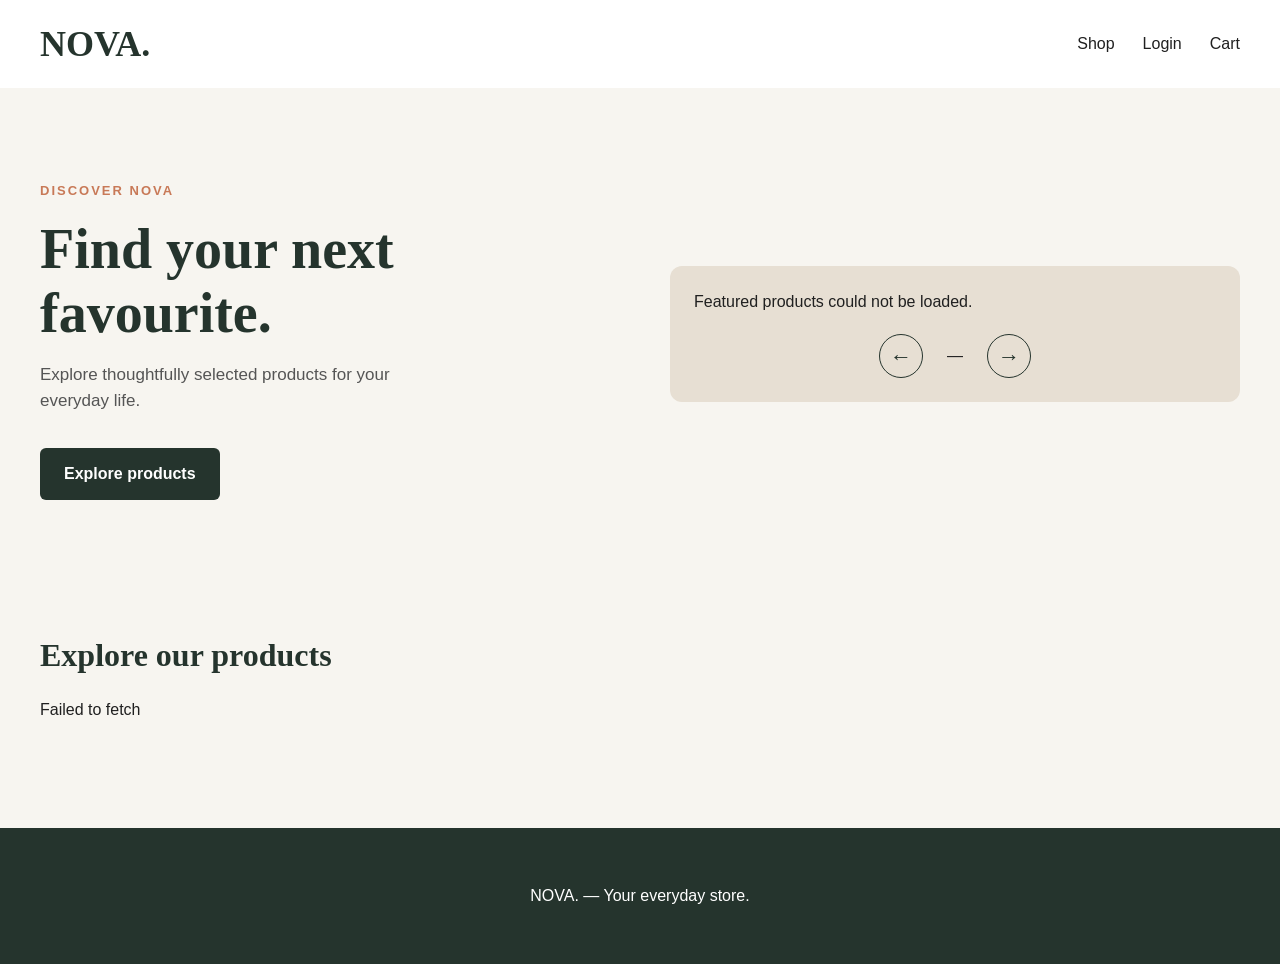
<file: index.html>
<!DOCTYPE html>
<html lang="en">
  <head>
    <meta charset="UTF-8" />
    <meta name="viewport" content="width=device-width, initial-scale=1.0" />
    <meta
      name="description"
      content="Discover thoughtfully selected everyday products at NOVA."
    />
    <title>NOVA | Home</title>
    <link rel="stylesheet" href="./css/style.css" />
    <script type="module" src="./js/main.js"></script>
    <script type="module" src="./js/session.js"></script>
  </head>

  <body>
    <header class="site-header">
      <nav class="container nav" aria-label="Main navigation">
        <a class="logo" href="./index.html">NOVA.</a>

        <div class="nav-links">
          <a href="#products">Shop</a>
          <a href="./account/login.html">Login</a>
          <a href="./cart/index.html">Cart</a>
        </div>
      </nav>
    </header>

    <main>
      <section class="hero container">
        <div class="hero-copy">
          <p class="eyebrow">DISCOVER NOVA</p>
          <h1>Find your next favourite.</h1>
          <p>
            Explore thoughtfully selected products for your
            everyday life.
          </p>
          <a class="btn" href="#products">Explore products</a>
        </div>

        <div class="carousel" aria-label="Featured products">
          <div id="carousel-content">
            <p>Loading featured products...</p>
          </div>

          <div class="carousel-controls">
            <button id="previous" type="button" aria-label="Previous product">
              &#8592;
            </button>

            <span id="carousel-count" aria-live="polite">1 / 3</span>

            <button id="next" type="button" aria-label="Next product">
              &#8594;
            </button>
          </div>
        </div>
      </section>

      <section class="products-section container" id="products">
        <h2>Explore our products</h2>
        <p id="product-status" role="status">Loading products...</p>
        <div id="product-grid" class="product-grid"></div>
      </section>
    </main>

    <footer class="site-footer">
      <div class="container">
        <p>NOVA. — Your everyday store.</p>
      </div>
    </footer>
  </body>
</html>
</file>
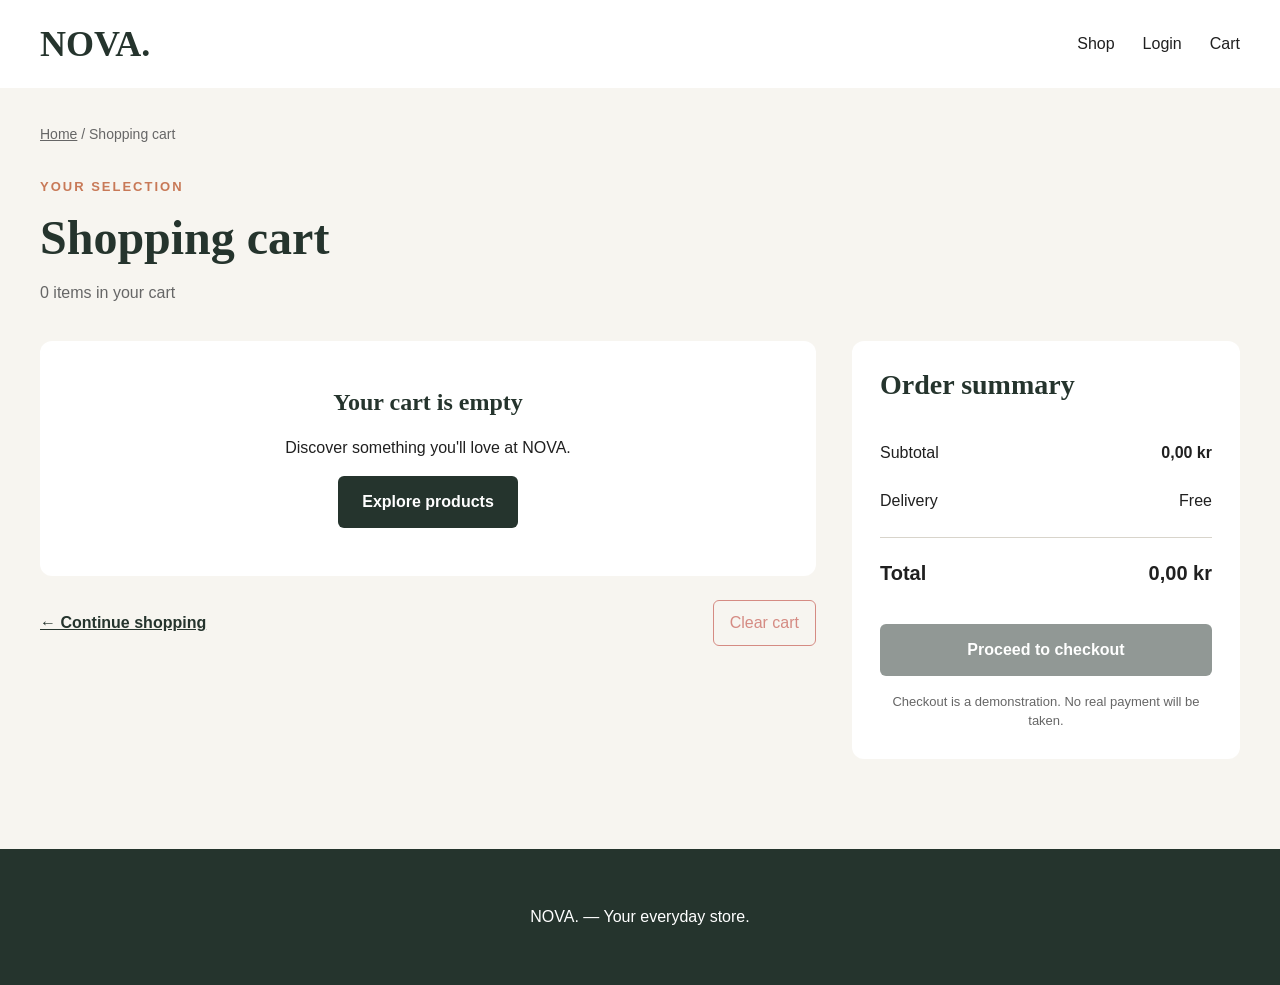
<file: cart/index.html>
<!DOCTYPE html>
<html lang="en">
<head>
  <meta charset="UTF-8" />
  <meta name="viewport" content="width=device-width, initial-scale=1.0" />
  <meta name="description" content="Review your NOVA shopping cart." />
  <title>NOVA | Shopping Cart</title>
  <link rel="stylesheet" href="../css/style.css" />
  <script type="module" src="../js/cart.js"></script>
  <script type="module" src="../js/session.js"></script>
</head>

<body>
  <header class="site-header">
    <nav class="container nav" aria-label="Main navigation">
      <a class="logo" href="../index.html">NOVA.</a>

      <div class="nav-links">
        <a href="../index.html#products">Shop</a>
        <a href="../account/login.html">Login</a>
        <a href="./index.html" aria-current="page">Cart</a>
      </div>
    </nav>
  </header>

  <main class="container cart-page">
    <p class="breadcrumb">
      <a href="../index.html">Home</a> / Shopping cart
    </p>

    <div class="cart-heading">
      <div>
        <p class="eyebrow">YOUR SELECTION</p>
        <h1>Shopping cart</h1>
        <p id="cart-count" aria-live="polite"></p>
      </div>
    </div>

    <p id="cart-message" role="status" aria-live="polite"></p>

    <div class="cart-layout">
      <section aria-labelledby="cart-items-heading">
        <h2 id="cart-items-heading" class="visually-hidden">
          Items in your cart
        </h2>

        <div id="cart-items" class="cart-items"></div>

        <div class="cart-bottom-actions">
          <a href="../index.html#products" class="continue-shopping">
            &#8592; Continue shopping
          </a>

          <button id="clear-cart" class="clear-cart-button" type="button">
            Clear cart
          </button>
        </div>
      </section>

      <aside class="cart-summary" aria-labelledby="summary-heading">
        <h2 id="summary-heading">Order summary</h2>

        <div class="summary-row">
          <span>Subtotal</span>
          <strong id="cart-subtotal">0 kr</strong>
        </div>

        <div class="summary-row">
          <span>Delivery</span>
          <span>Free</span>
        </div>

        <div class="summary-row summary-total">
          <span>Total</span>
          <strong id="cart-total">0 kr</strong>
        </div>

        <a id="checkout-link" class="btn checkout-button"
           href="../checkout/index.html">
          Proceed to checkout
        </a>

        <p class="summary-note">
          Checkout is a demonstration. No real payment will be taken.
        </p>
      </aside>
    </div>
  </main>

  <footer class="site-footer">
    <div class="container">
      <p>NOVA. — Your everyday store.</p>
    </div>
  </footer>
</body>
</html>
</file>
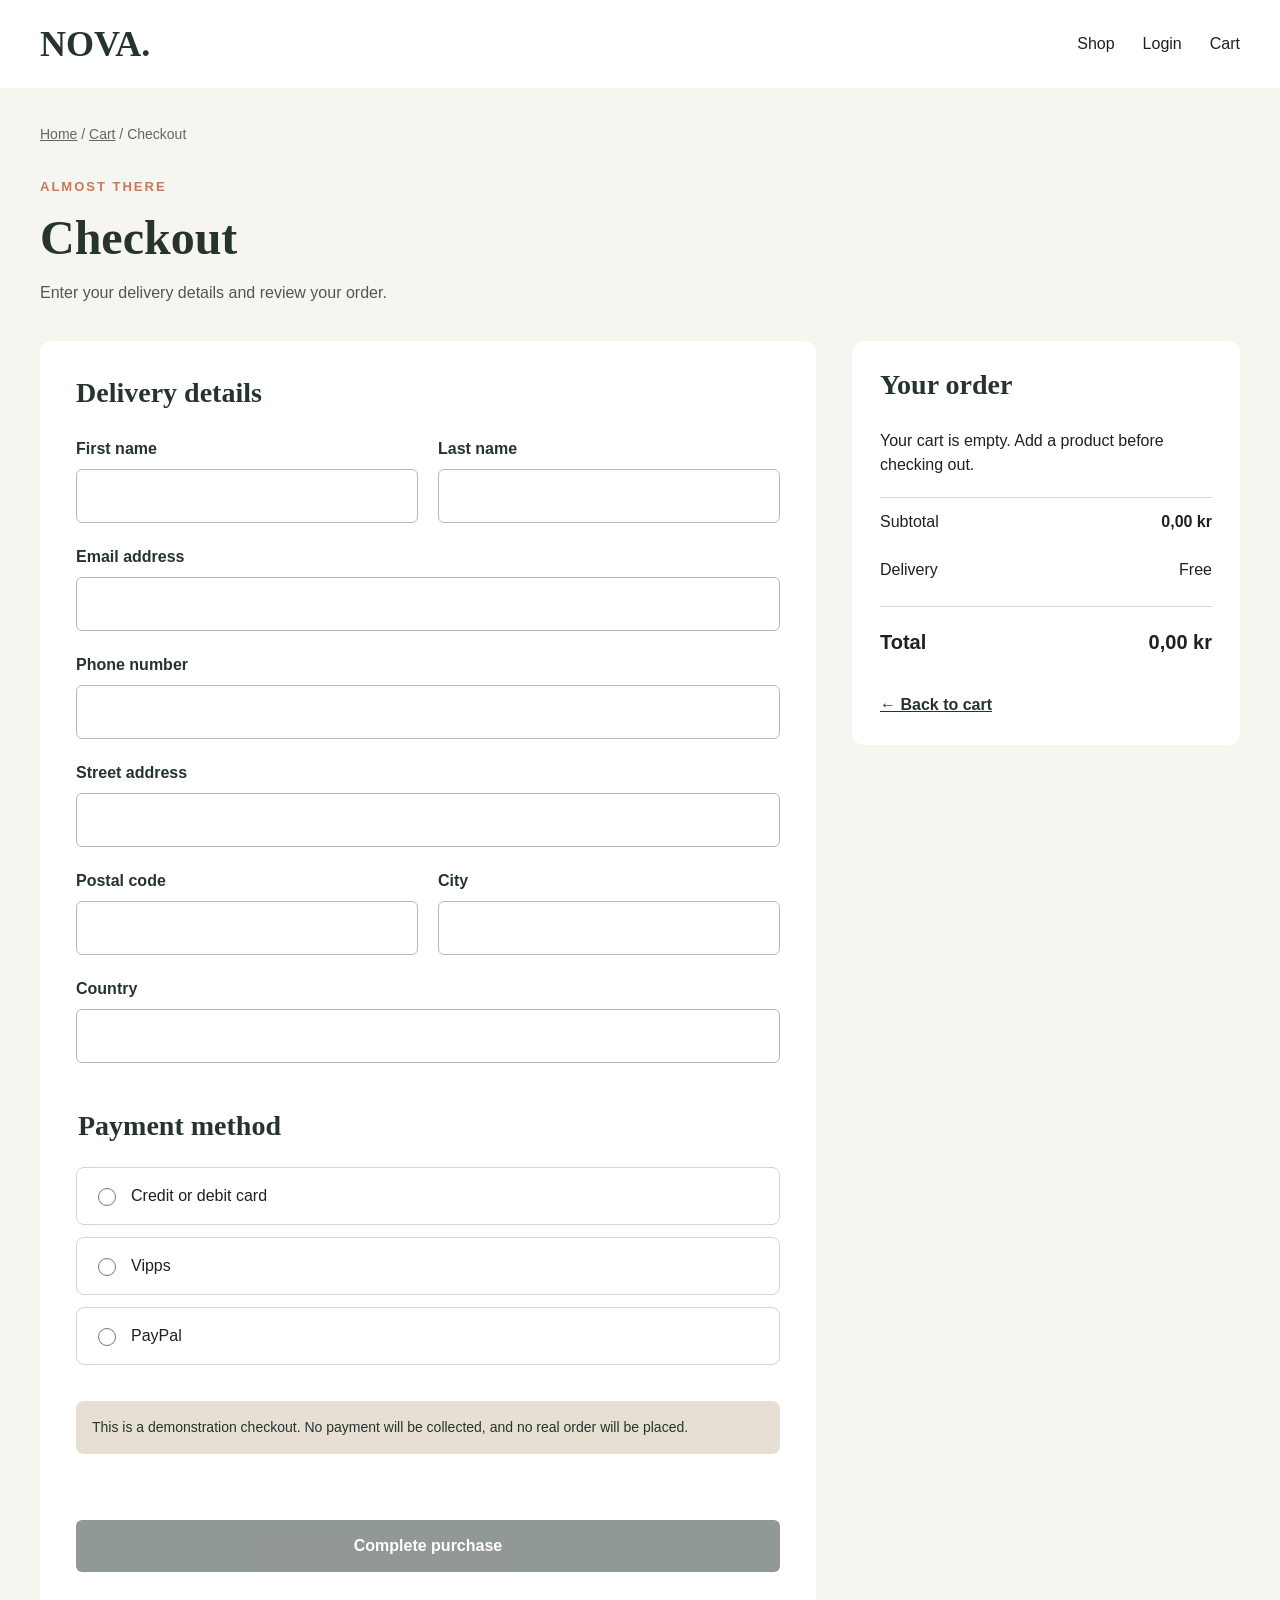
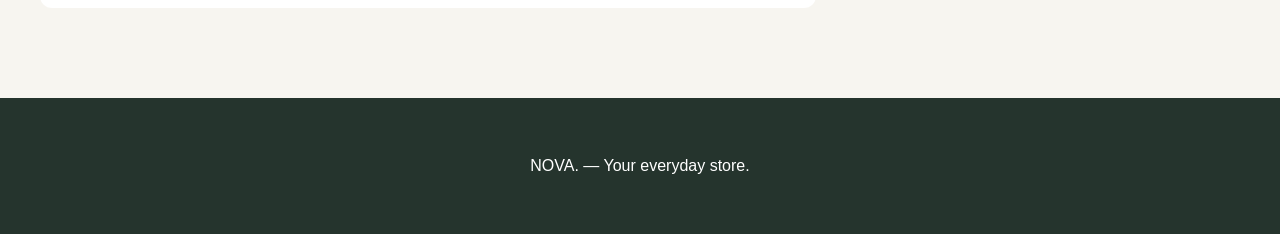
<file: checkout/index.html>
<!DOCTYPE html>
<html lang="en">
<head>
  <meta charset="UTF-8" />
  <meta name="viewport" content="width=device-width, initial-scale=1.0" />
  <meta
    name="description"
    content="Complete your NOVA demonstration checkout."
  />
  <title>NOVA | Checkout</title>
  <link rel="stylesheet" href="../css/style.css" />
  <script type="module" src="../js/checkout.js"></script>
  <script type="module" src="../js/session.js"></script>
</head>

<body>
  <header class="site-header">
    <nav class="container nav" aria-label="Main navigation">
      <a class="logo" href="../index.html">NOVA.</a>

      <div class="nav-links">
        <a href="../index.html#products">Shop</a>
        <a href="../account/login.html">Login</a>
        <a href="../cart/index.html">Cart</a>
      </div>
    </nav>
  </header>

  <main class="container checkout-page">
    <p class="breadcrumb">
      <a href="../index.html">Home</a> /
      <a href="../cart/index.html">Cart</a> /
      Checkout
    </p>

    <div class="checkout-heading">
      <p class="eyebrow">ALMOST THERE</p>
      <h1>Checkout</h1>
      <p>Enter your delivery details and review your order.</p>
    </div>

    <div class="checkout-layout">
      <section class="checkout-form-card" aria-labelledby="delivery-heading">
        <form id="checkout-form" novalidate>
          <h2 id="delivery-heading">Delivery details</h2>

          <div class="checkout-form-grid">
            <div class="form-field">
              <label for="first-name">First name</label>
              <input id="first-name" name="firstName"
                     autocomplete="given-name" required />
            </div>

            <div class="form-field">
              <label for="last-name">Last name</label>
              <input id="last-name" name="lastName"
                     autocomplete="family-name" required />
            </div>

            <div class="form-field checkout-full-width">
              <label for="checkout-email">Email address</label>
              <input id="checkout-email" name="email" type="email"
                     autocomplete="email" required />
            </div>

            <div class="form-field checkout-full-width">
              <label for="phone">Phone number</label>
              <input id="phone" name="phone" type="tel"
                     autocomplete="tel" required />
            </div>

            <div class="form-field checkout-full-width">
              <label for="street">Street address</label>
              <input id="street" name="street"
                     autocomplete="street-address" required />
            </div>

            <div class="form-field">
              <label for="postal-code">Postal code</label>
              <input id="postal-code" name="postalCode"
                     autocomplete="postal-code" required />
            </div>

            <div class="form-field">
              <label for="city">City</label>
              <input id="city" name="city"
                     autocomplete="address-level2" required />
            </div>

            <div class="form-field checkout-full-width">
              <label for="country">Country</label>
              <input id="country" name="country"
                     autocomplete="country-name" required />
            </div>
          </div>

          <fieldset class="payment-fieldset">
            <legend>Payment method</legend>

            <label class="payment-option">
              <input type="radio" name="payment" value="card" required />
              <span>Credit or debit card</span>
            </label>

            <label class="payment-option">
              <input type="radio" name="payment" value="vipps" />
              <span>Vipps</span>
            </label>

            <label class="payment-option">
              <input type="radio" name="payment" value="paypal" />
              <span>PayPal</span>
            </label>
          </fieldset>

          <p class="checkout-disclaimer">
            This is a demonstration checkout. No payment will be
            collected, and no real order will be placed.
          </p>

          <p id="checkout-message" class="auth-message"
             role="status" aria-live="polite"></p>

          <button id="complete-purchase" class="btn checkout-submit"
                  type="submit">
            Complete purchase
          </button>
        </form>
      </section>

      <aside class="cart-summary checkout-summary"
             aria-labelledby="checkout-summary-heading">
        <h2 id="checkout-summary-heading">Your order</h2>

        <div id="checkout-items" class="checkout-items"></div>

        <div class="summary-row">
          <span>Subtotal</span>
          <strong id="checkout-subtotal">0 kr</strong>
        </div>

        <div class="summary-row">
          <span>Delivery</span>
          <span>Free</span>
        </div>

        <div class="summary-row summary-total">
          <span>Total</span>
          <strong id="checkout-total">0 kr</strong>
        </div>

        <a class="continue-shopping" href="../cart/index.html">
          &#8592; Back to cart
        </a>
      </aside>
    </div>
  </main>

  <footer class="site-footer">
    <div class="container">
      <p>NOVA. — Your everyday store.</p>
    </div>
  </footer>
</body>
</html>
</file>
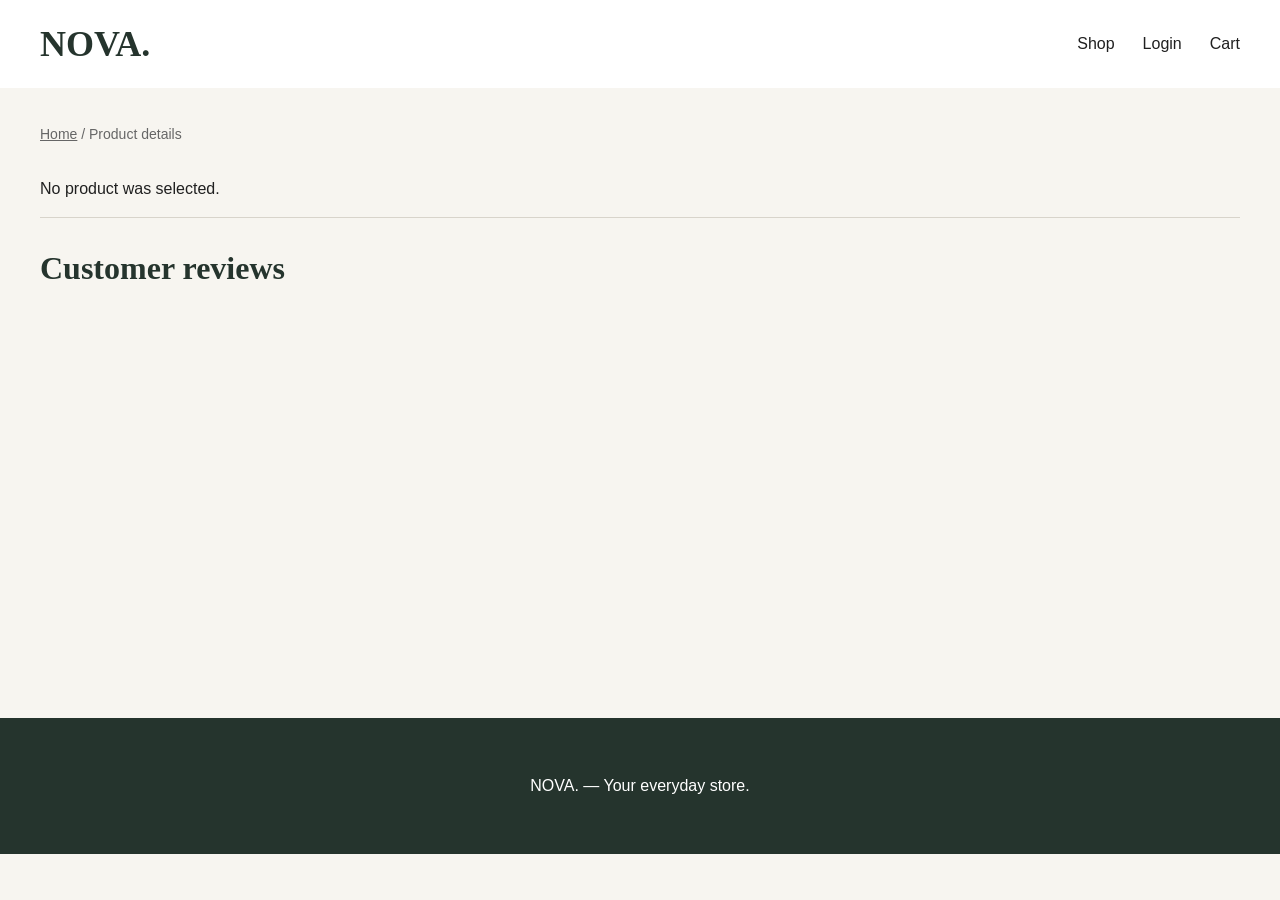
<file: product/index.html>
<!DOCTYPE html>
<html lang="en">
  <head>
    <meta charset="UTF-8" />
    <meta name="viewport" content="width=device-width, initial-scale=1.0" />
    <meta
      name="description"
      content="Explore product details, ratings and reviews at NOVA."
    />
    <title>NOVA | Product Details</title>
    <link rel="stylesheet" href="../css/style.css" />
    <script type="module" src="../js/product.js"></script>
    <script type="module" src="../js/session.js"></script>
  </head>

  <body>
    <header class="site-header">
      <nav class="container nav" aria-label="Main navigation">
        <a class="logo" href="../index.html">NOVA.</a>

        <div class="nav-links">
          <a href="../index.html#products">Shop</a>
          <a href="../account/login.html">Login</a>
          <a href="../cart/index.html">Cart</a>
        </div>
      </nav>
    </header>

    <main class="container product-page">
      <p class="breadcrumb">
        <a href="../index.html">Home</a> / Product details
      </p>

      <p id="product-message" role="status">Loading product...</p>

      <div id="product-details"></div>

      <section class="reviews-section" aria-labelledby="reviews-heading">
        <h2 id="reviews-heading">Customer reviews</h2>
        <div id="product-reviews"></div>
      </section>
    </main>

    <footer class="site-footer">
      <div class="container">
        <p>NOVA. — Your everyday store.</p>
      </div>
    </footer>
  </body>
</html>
</file>
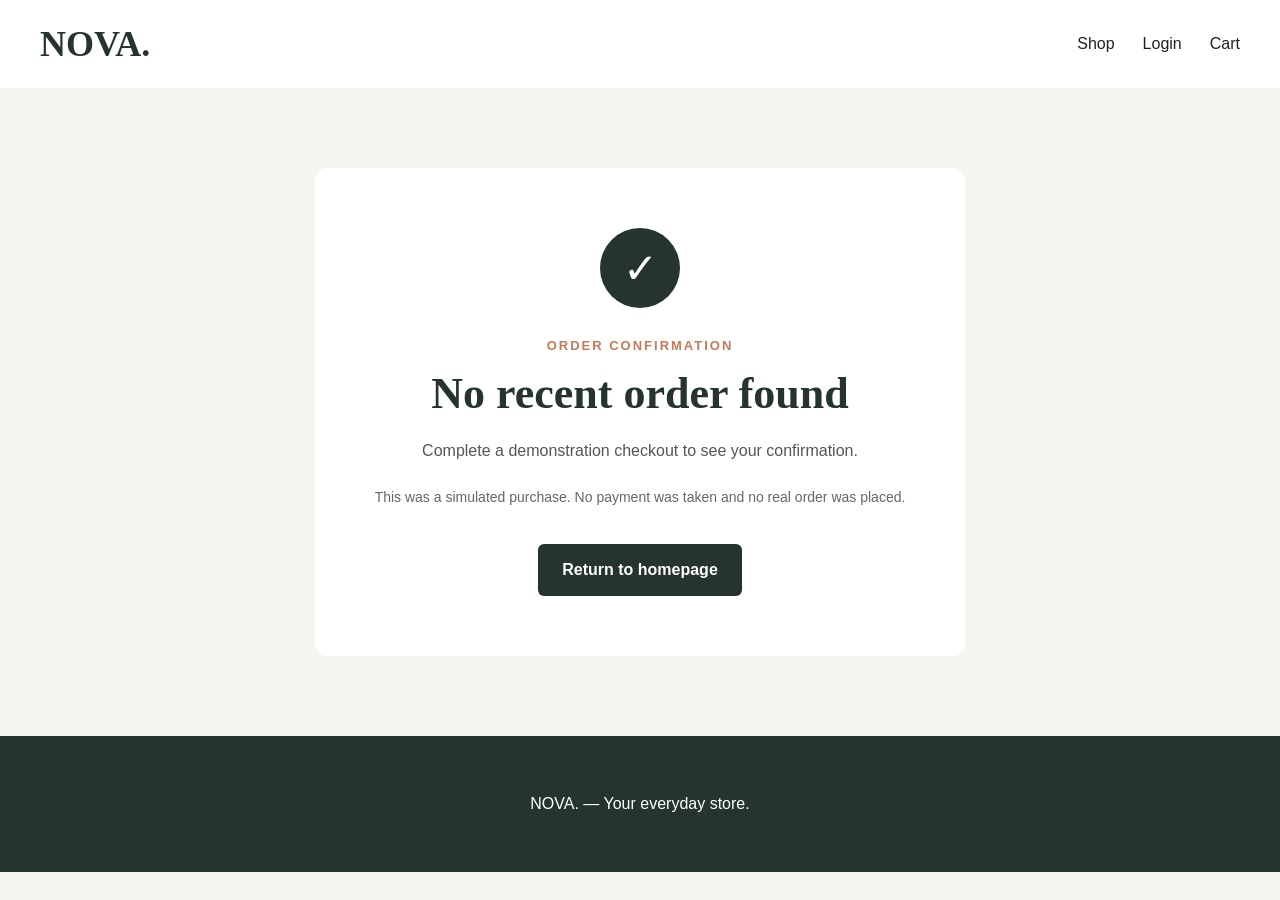
<file: success/index.html>
<!DOCTYPE html>
<html lang="en">
<head>
  <meta charset="UTF-8" />
  <meta name="viewport" content="width=device-width, initial-scale=1.0" />
  <meta
    name="description"
    content="Your NOVA demonstration order is complete."
  />
  <title>NOVA | Order Confirmation</title>
  <link rel="stylesheet" href="../css/style.css" />
  <script type="module" src="../js/session.js"></script>
</head>

<body>
  <header class="site-header">
    <nav class="container nav" aria-label="Main navigation">
      <a class="logo" href="../index.html">NOVA.</a>

      <div class="nav-links">
        <a href="../index.html#products">Shop</a>
        <a href="../account/login.html">Login</a>
        <a href="../cart/index.html">Cart</a>
      </div>
    </nav>
  </header>

  <main class="container success-page">
    <section class="success-card" aria-labelledby="success-heading">
      <div class="success-icon" aria-hidden="true">&#10003;</div>

      <p class="eyebrow">ORDER CONFIRMATION</p>
      <h1 id="success-heading">Thank you for your order!</h1>

      <p id="success-description">
        Your demonstration checkout is complete.
      </p>

      <div id="order-confirmation" class="order-confirmation" hidden>
        <p>
          <strong>Order reference</strong>
          <span id="order-reference"></span>
        </p>
        <p>
          <strong>Items ordered</strong>
          <span id="order-item-count"></span>
        </p>
        <p>
          <strong>Order total</strong>
          <span id="order-total"></span>
        </p>
      </div>

      <p class="success-note">
        This was a simulated purchase. No payment was taken
        and no real order was placed.
      </p>

      <a href="../index.html" class="btn success-home-button">
        Return to homepage
      </a>
    </section>
  </main>

  <footer class="site-footer">
    <div class="container">
      <p>NOVA. — Your everyday store.</p>
    </div>
  </footer>

  <script type="module">
    const savedOrder = sessionStorage.getItem("nova_last_order");

    if (savedOrder) {
      try {
        const order = JSON.parse(savedOrder);

        if (
          typeof order.reference === "string" &&
          typeof order.total === "number" &&
          Number.isFinite(order.total) &&
          Number.isSafeInteger(order.itemCount)
        ) {
          const formatPrice = new Intl.NumberFormat("nb-NO", {
            style: "currency",
            currency: "NOK"
          });

          document.querySelector("#order-reference").textContent =
            order.reference;

          document.querySelector("#order-item-count").textContent =
            String(order.itemCount);

          document.querySelector("#order-total").textContent =
            formatPrice.format(order.total);

          document.querySelector("#order-confirmation").hidden = false;
        }
      } catch {
        // Show the generic confirmation if order data is invalid.
      }
    } else {
      document.querySelector("#success-heading").textContent =
        "No recent order found";

      document.querySelector("#success-description").textContent =
        "Complete a demonstration checkout to see your confirmation.";
    }
  </script>
</body>
</html>
</file>
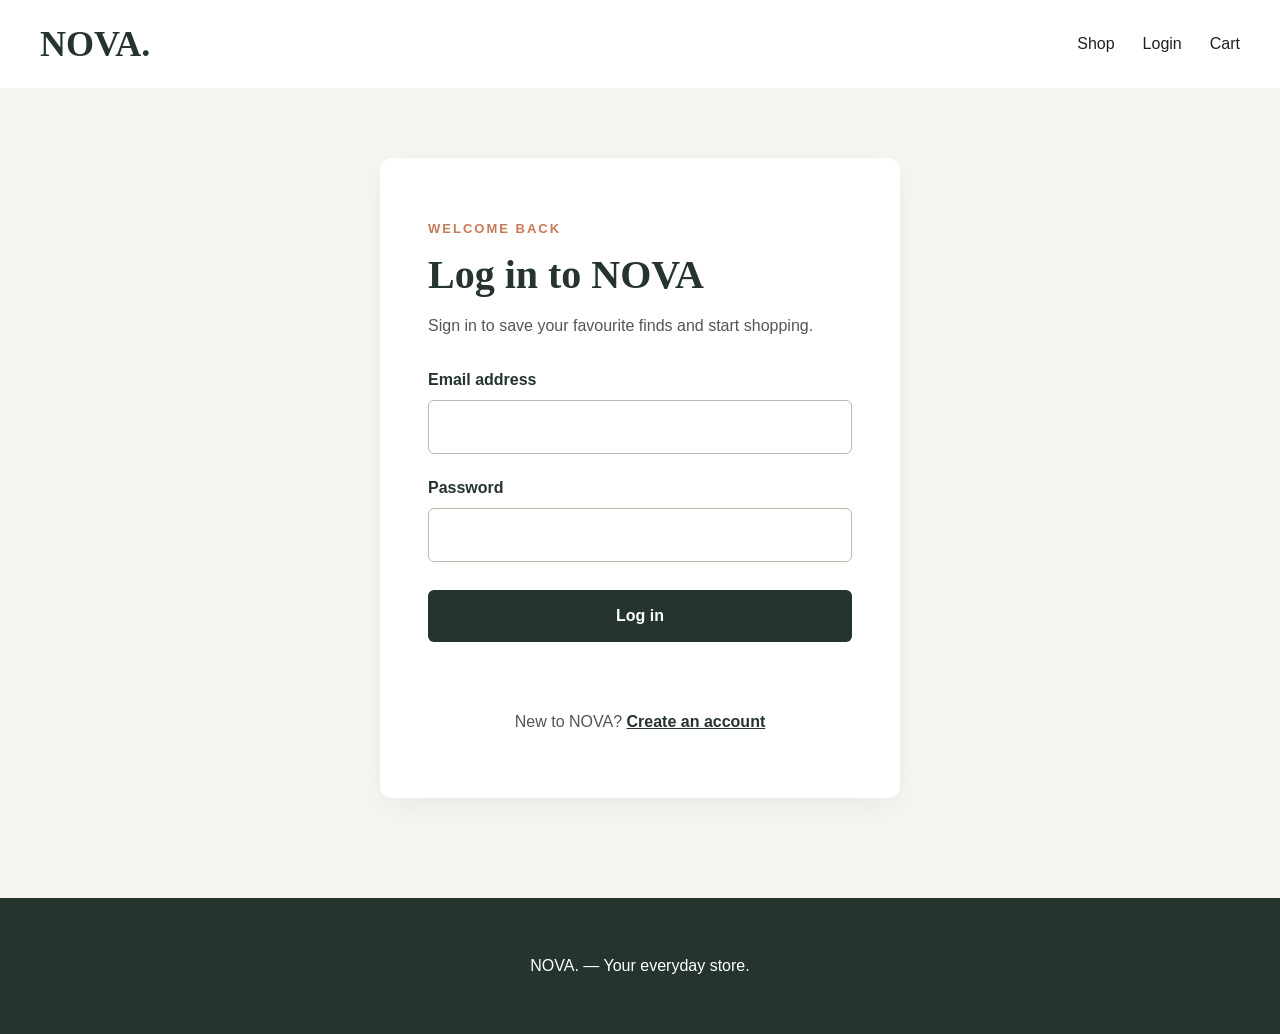
<file: account/login.html>
<!DOCTYPE html>
<html lang="en">
<head>
  <meta charset="UTF-8" />
  <meta name="viewport" content="width=device-width, initial-scale=1.0" />
  <meta name="description" content="Log in to your NOVA account." />
  <title>NOVA | Login</title>
  <link rel="stylesheet" href="../css/style.css" />
  <script type="module" src="../js/auth.js"></script>
  <script type="module" src="../js/session.js"></script>
</head>
<body>
  <header class="site-header">
    <nav class="container nav" aria-label="Main navigation">
      <a class="logo" href="../index.html">NOVA.</a>
      <div class="nav-links">
        <a href="../index.html#products">Shop</a>
        <a href="./login.html">Login</a>
        <a href="../cart/index.html">Cart</a>
      </div>
    </nav>
  </header>

  <main class="auth-page container">
    <section class="auth-card" aria-labelledby="auth-title">
      <p class="eyebrow">WELCOME BACK</p>
      <h1 id="auth-title">Log in to NOVA</h1>
      <p class="auth-intro">
        Sign in to save your favourite finds and start shopping.
      </p>

      <form id="login-form" novalidate>
        <div class="form-field">
          <label for="login-email">Email address</label>
          <input
            type="email"
            id="login-email"
            name="email"
            autocomplete="email"
            required
          />
        </div>

        <div class="form-field">
          <label for="login-password">Password</label>
          <input
            type="password"
            id="login-password"
            name="password"
            autocomplete="current-password"
            minlength="8"
            required
          />
        </div>

        <button class="btn auth-submit" type="submit">
          Log in
        </button>

        <p id="auth-message" class="auth-message" role="status"
           aria-live="polite"></p>
      </form>

      <p class="auth-switch">
        New to NOVA?
        <a href="./register.html">Create an account</a>
      </p>
    </section>
  </main>

  <footer class="site-footer">
    <div class="container">
      <p>NOVA. — Your everyday store.</p>
    </div>
  </footer>
</body>
</html>
</file>
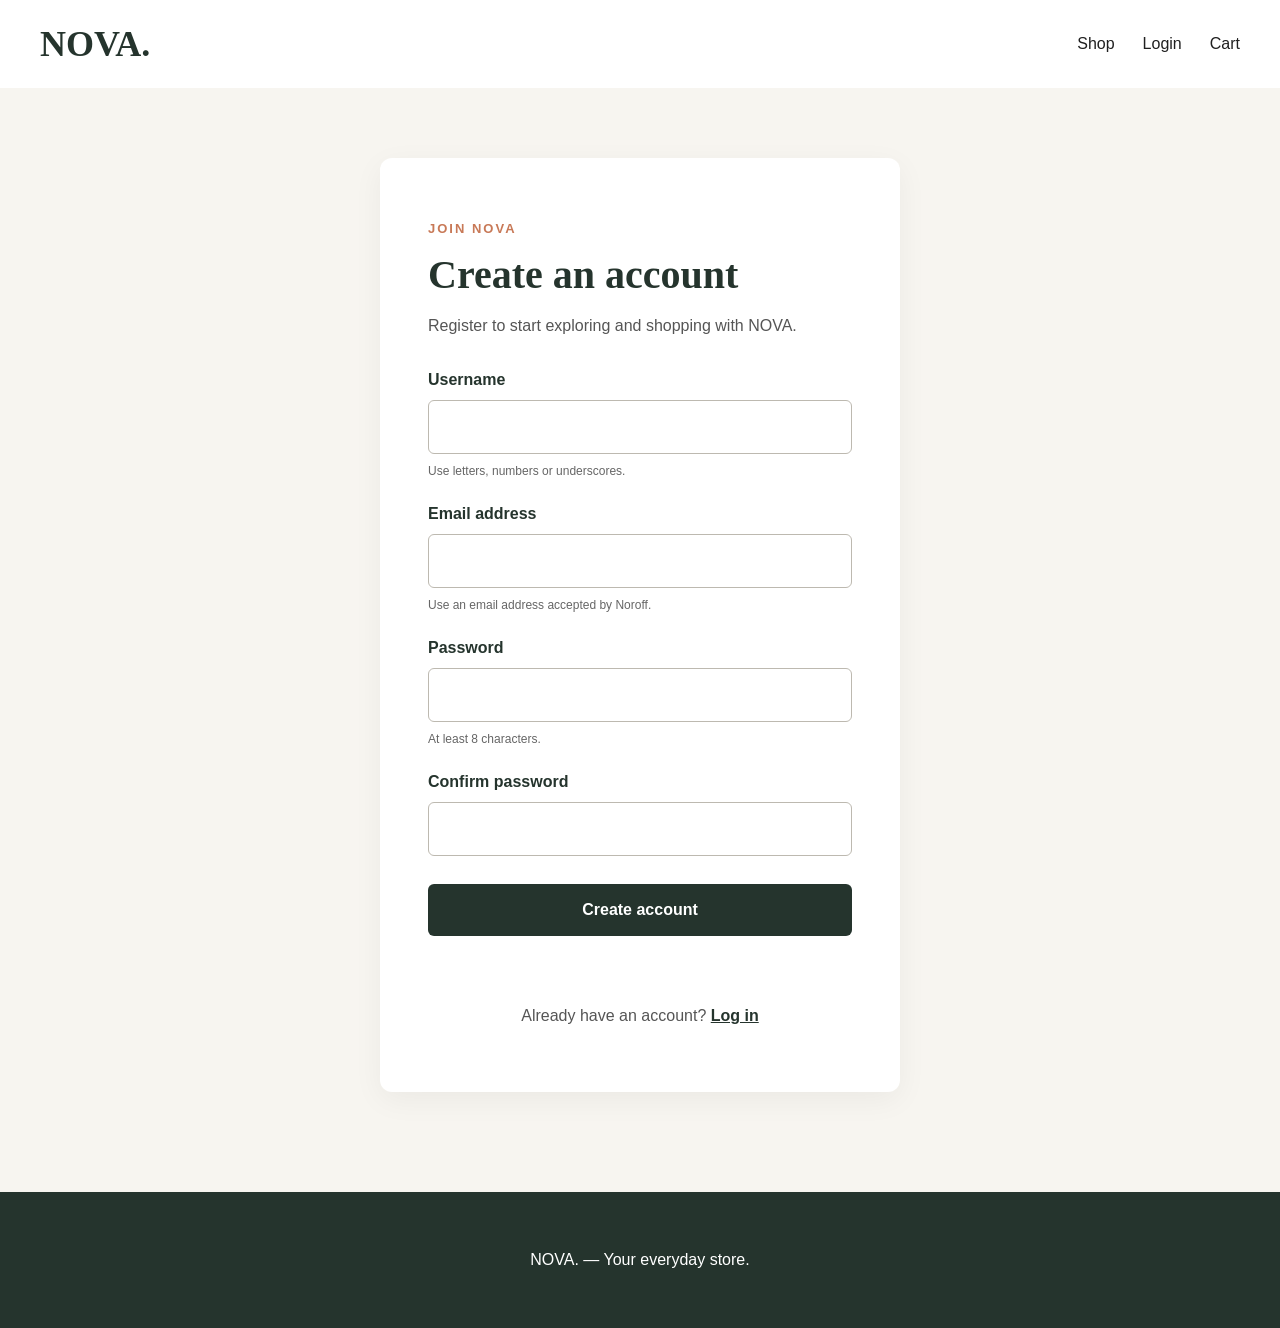
<file: account/register.html>
<!DOCTYPE html>
<html lang="en">
<head>
  <meta charset="UTF-8" />
  <meta name="viewport" content="width=device-width, initial-scale=1.0" />
  <meta name="description" content="Create your NOVA account." />
  <title>NOVA | Register</title>
  <link rel="stylesheet" href="../css/style.css" />
  <script type="module" src="../js/auth.js"></script>
  <script type="module" src="../js/session.js"></script>
</head>
<body>
  <header class="site-header">
    <nav class="container nav" aria-label="Main navigation">
      <a class="logo" href="../index.html">NOVA.</a>
      <div class="nav-links">
        <a href="../index.html#products">Shop</a>
        <a href="./login.html">Login</a>
        <a href="../cart/index.html">Cart</a>
      </div>
    </nav>
  </header>

  <main class="auth-page container">
    <section class="auth-card" aria-labelledby="auth-title">
      <p class="eyebrow">JOIN NOVA</p>
      <h1 id="auth-title">Create an account</h1>
      <p class="auth-intro">
        Register to start exploring and shopping with NOVA.
      </p>

      <form id="register-form" novalidate>
        <div class="form-field">
          <label for="register-name">Username</label>
          <input
            type="text"
            id="register-name"
            name="name"
            autocomplete="username"
            minlength="2"
            required
          />
          <small>Use letters, numbers or underscores.</small>
        </div>

        <div class="form-field">
          <label for="register-email">Email address</label>
          <input
            type="email"
            id="register-email"
            name="email"
            autocomplete="email"
            required
          />
          <small>Use an email address accepted by Noroff.</small>
        </div>

        <div class="form-field">
          <label for="register-password">Password</label>
          <input
            type="password"
            id="register-password"
            name="password"
            autocomplete="new-password"
            minlength="8"
            required
          />
          <small>At least 8 characters.</small>
        </div>

        <div class="form-field">
          <label for="register-confirm">Confirm password</label>
          <input
            type="password"
            id="register-confirm"
            name="confirmPassword"
            autocomplete="new-password"
            minlength="8"
            required
          />
        </div>

        <button class="btn auth-submit" type="submit">
          Create account
        </button>

        <p id="auth-message" class="auth-message" role="status"
           aria-live="polite"></p>
      </form>

      <p class="auth-switch">
        Already have an account?
        <a href="./login.html">Log in</a>
      </p>
    </section>
  </main>

  <footer class="site-footer">
    <div class="container">
      <p>NOVA. — Your everyday store.</p>
    </div>
  </footer>
</body>
</html>
</file>
<file: css/style.css>
:root {
  --cream: #F7F5F0;
  --sand: #E7DFD3;
  --forest: #25342D;
  --terracotta: #C87957;
  --charcoal: #202020;
  --white: #FFFFFF;
}

* {
  box-sizing: border-box;
}

html {
  scroll-behavior: smooth;
}

body {
  margin: 0;
  background: var(--cream);
  color: var(--charcoal);
  font-family: Arial, sans-serif;
  line-height: 1.5;
}

h1, h2, h3 {
  font-family: Georgia, serif;
  color: var(--forest);
  line-height: 1.15;
}

a {
  color: inherit;
}

button {
  cursor: pointer;
  font: inherit;
}

button:disabled {
  cursor: not-allowed;
  opacity: 0.5;
}

.container {
  width: min(1200px, calc(100% - 40px));
  margin-inline: auto;
}

.site-header {
  background: var(--white);
}

.nav {
  min-height: 88px;
  display: flex;
  justify-content: space-between;
  align-items: center;
  gap: 24px;
}

.logo {
  font-family: Georgia, serif;
  font-size: 36px;
  font-weight: bold;
  color: var(--forest);
  text-decoration: none;
}

.nav-links {
  display: flex;
  gap: 28px;
  flex-wrap: wrap;
}

.nav-links a {
  text-decoration: none;
}

.nav-links a:hover,
.nav-links a:focus-visible {
  text-decoration: underline;
}

.hero {
  display: grid;
  grid-template-columns: 1fr 1fr;
  align-items: center;
  gap: 60px;
  padding-block: 80px;
}

.eyebrow {
  color: var(--terracotta);
  font-weight: bold;
  letter-spacing: 2px;
  font-size: 13px;
}

.hero h1 {
  font-size: clamp(36px, 5vw, 56px);
  margin: 16px 0;
}

.hero-copy > p:not(.eyebrow) {
  max-width: 420px;
  color: #555;
  font-size: 17px;
}

.btn {
  display: inline-block;
  padding: 14px 24px;
  border: 0;
  border-radius: 6px;
  background: var(--forest);
  color: var(--white);
  text-decoration: none;
  font-weight: bold;
  text-align: center;
}

.btn:hover {
  background: #394c41;
}

.hero-copy .btn {
  margin-top: 18px;
}

.carousel {
  background: var(--sand);
  padding: 24px;
  border-radius: 12px;
  min-width: 0;
}

.carousel-product {
  animation: fade-in 300ms ease;
}

.carousel-product img {
  width: 100%;
  height: 300px;
  object-fit: cover;
  background: var(--white);
  border-radius: 8px;
}

.carousel-product h2 {
  font-size: 24px;
  margin-bottom: 8px;
}

.price-row {
  display: flex;
  gap: 12px;
  align-items: center;
  flex-wrap: wrap;
  margin: 10px 0 18px;
}

.price {
  font-weight: bold;
  color: var(--forest);
}

.old-price {
  color: #666;
  text-decoration: line-through;
}

.carousel-controls {
  display: flex;
  justify-content: center;
  align-items: center;
  gap: 24px;
  margin-top: 20px;
}

.carousel-controls button {
  width: 44px;
  height: 44px;
  border: 1px solid var(--forest);
  border-radius: 50%;
  background: transparent;
  color: var(--forest);
  font-size: 22px;
}

.carousel-controls button:hover {
  background: var(--forest);
  color: var(--white);
}

.products-section {
  padding-block: 30px 90px;
}

.products-section h2 {
  font-size: 32px;
  margin-bottom: 24px;
}

.product-grid {
  display: grid;
  grid-template-columns: repeat(4, minmax(0, 1fr));
  gap: 24px;
}

.product-card {
  display: block;
  overflow: hidden;
  background: var(--white);
  border-radius: 12px;
  text-decoration: none;
  transition: transform 200ms ease, box-shadow 200ms ease;
}

.product-card:hover {
  transform: translateY(-4px);
  box-shadow: 0 8px 24px rgb(0 0 0 / 10%);
}

.product-card img {
  display: block;
  width: 100%;
  aspect-ratio: 1 / 1;
  object-fit: cover;
  background: var(--sand);
}

.product-card-content {
  padding: 16px;
}

.product-card h3 {
  font-family: Arial, sans-serif;
  font-size: 18px;
  margin: 0 0 12px;
}

.site-footer {
  padding: 40px 0;
  background: var(--forest);
  color: var(--white);
  text-align: center;
}

@keyframes fade-in {
  from {
    opacity: 0;
    transform: translateY(6px);
  }
  to {
    opacity: 1;
    transform: translateY(0);
  }
}

@media (prefers-reduced-motion: reduce) {
  html {
    scroll-behavior: auto;
  }

  .carousel-product,
  .product-card {
    animation: none;
    transition: none;
  }
}

@media (max-width: 900px) {
  .hero {
    grid-template-columns: 1fr;
    gap: 36px;
    padding-block: 48px;
  }

  .product-grid {
    grid-template-columns: repeat(2, minmax(0, 1fr));
    gap: 16px;
  }
}

@media (max-width: 480px) {
  .nav {
    min-height: 72px;
  }

  .logo {
    font-size: 28px;
  }

  .nav-links {
    gap: 12px;
    font-size: 14px;
  }

  .hero h1 {
    font-size: 36px;
  }

  .carousel-product img {
    height: 240px;
  }

  .carousel {
    padding: 16px;
  }

  .product-grid {
    gap: 12px;
  }

  .product-card-content {
    padding: 12px;
  }

  .product-card h3 {
    font-size: 15px;
  }
}

.product-page {
  padding-block: 36px 90px;
  min-height: 70vh;
}

.breadcrumb {
  margin: 0 0 32px;
  color: #666;
  font-size: 14px;
}

.breadcrumb a:hover {
  color: var(--forest);
}

.product-details-layout {
  display: grid;
  grid-template-columns: 1fr 1fr;
  align-items: start;
  gap: 60px;
  margin-bottom: 70px;
}

.product-image {
  display: block;
  width: 100%;
  aspect-ratio: 1 / 1;
  object-fit: contain;
  background: var(--sand);
  border-radius: 12px;
}

.product-info {
  min-width: 0;
}

.product-info h1 {
  font-size: clamp(32px, 4vw, 48px);
  margin: 12px 0 16px;
}

.product-description {
  color: #555;
  margin-block: 24px;
}

.product-rating {
  display: flex;
  align-items: center;
  flex-wrap: wrap;
  gap: 10px;
  margin-top: 12px;
}

.rating-stars {
  color: var(--terracotta);
  letter-spacing: 2px;
}

.product-tags {
  display: flex;
  flex-wrap: wrap;
  gap: 8px;
  margin-top: 20px;
}

.product-tag {
  display: inline-block;
  padding: 6px 12px;
  border-radius: 20px;
  background: var(--sand);
  color: var(--forest);
  font-size: 13px;
}

.product-actions {
  display: flex;
  flex-wrap: wrap;
  gap: 12px;
  margin-top: 28px;
}

.share-button {
  padding: 14px 20px;
  border: 1px solid var(--forest);
  border-radius: 6px;
  background: transparent;
  color: var(--forest);
  font-weight: bold;
}

.share-button:hover {
  background: var(--sand);
}

.product-feedback {
  margin-top: 16px;
  color: var(--forest);
}

.reviews-section {
  border-top: 1px solid #d8d4cb;
  padding-top: 32px;
}

.reviews-section h2 {
  font-size: 32px;
  margin: 0 0 24px;
}

.reviews-list {
  display: grid;
  gap: 16px;
}

.review-card {
  padding: 24px;
  background: var(--white);
  border-radius: 12px;
}

.review-card h3 {
  font-family: Arial, sans-serif;
  font-size: 16px;
  margin: 0 0 8px;
}

.review-card p {
  margin-bottom: 0;
}

@media (max-width: 900px) {
  .product-details-layout {
    grid-template-columns: 1fr;
    gap: 28px;
  }
}

@media (max-width: 480px) {
  .product-page {
    padding-block: 24px 60px;
  }

  .product-info h1 {
    font-size: 32px;
  }

  .product-actions .btn {
    flex: 1;
  }

  .reviews-section h2 {
    font-size: 28px;
  }
}

.auth-page {
  min-height: 70vh;
  display: flex;
  justify-content: center;
  align-items: flex-start;
  padding-block: 70px 100px;
}

.auth-card {
  width: 100%;
  max-width: 520px;
  padding: 48px;
  background: var(--white);
  border-radius: 12px;
  box-shadow: 0 8px 30px rgb(0 0 0 / 5%);
}

.auth-card h1 {
  font-size: 40px;
  margin: 12px 0;
}

.auth-intro {
  color: #555;
  margin-bottom: 30px;
}

.form-field {
  display: flex;
  flex-direction: column;
  gap: 8px;
  margin-bottom: 22px;
}

.form-field label {
  font-weight: bold;
  color: var(--forest);
}

.form-field input {
  width: 100%;
  padding: 14px 16px;
  border: 1px solid #bdb9b0;
  border-radius: 6px;
  background: var(--white);
  color: var(--charcoal);
  font: inherit;
}

.form-field input:focus-visible {
  outline: 2px solid var(--forest);
  outline-offset: 2px;
}

.form-field input[aria-invalid="true"] {
  border-color: #B42318;
}

.form-field small {
  color: #666;
  font-size: 12px;
}

.auth-submit {
  width: 100%;
  margin-top: 6px;
}

.auth-message {
  min-height: 24px;
  margin-top: 16px;
  font-size: 14px;
}

.auth-message.error {
  color: #B42318;
}

.auth-message.success {
  color: var(--forest);
}

.auth-switch {
  text-align: center;
  margin-top: 28px;
  color: #555;
}

.auth-switch a {
  color: var(--forest);
  font-weight: bold;
}

@media (max-width: 600px) {
  .auth-page {
    padding-block: 32px 60px;
  }

  .auth-card {
    padding: 28px 20px;
  }

  .auth-card h1 {
    font-size: 32px;
  }
}

.visually-hidden {
  position: absolute;
  width: 1px;
  height: 1px;
  padding: 0;
  margin: -1px;
  overflow: hidden;
  clip: rect(0, 0, 0, 0);
  white-space: nowrap;
  border: 0;
}

.cart-page {
  min-height: 70vh;
  padding-block: 36px 90px;
}

.cart-heading {
  margin-bottom: 36px;
}

.cart-heading h1 {
  font-size: clamp(36px, 4vw, 48px);
  margin: 12px 0;
}

#cart-count {
  color: #666;
}

.cart-layout {
  display: grid;
  grid-template-columns: minmax(0, 1fr) 388px;
  align-items: start;
  gap: 36px;
}

.cart-items {
  display: grid;
  gap: 16px;
}

.cart-item {
  display: grid;
  grid-template-columns: 140px minmax(0, 1fr);
  gap: 24px;
  padding: 20px;
  border-radius: 12px;
  background: var(--white);
}

.cart-item-image {
  width: 100%;
  aspect-ratio: 1 / 1;
  object-fit: cover;
  border-radius: 8px;
  background: var(--sand);
}

.cart-item-info {
  min-width: 0;
}

.cart-item-info h3 {
  margin: 0 0 8px;
  font-family: Arial, sans-serif;
  font-size: 20px;
}

.cart-item-info h3 a {
  color: var(--forest);
  text-decoration: none;
}

.cart-item-info h3 a:hover {
  text-decoration: underline;
}

.cart-item-price {
  margin: 8px 0 16px;
  color: var(--forest);
  font-weight: bold;
}

.cart-item-actions {
  display: flex;
  align-items: center;
  justify-content: space-between;
  gap: 12px;
  flex-wrap: wrap;
}

.quantity-control {
  display: inline-flex;
  align-items: center;
  border: 1px solid #bdb9b0;
  border-radius: 6px;
  overflow: hidden;
}

.quantity-control button {
  width: 38px;
  height: 38px;
  border: 0;
  background: var(--cream);
  color: var(--forest);
  font-size: 20px;
}

.quantity-control button:hover:not(:disabled) {
  background: var(--sand);
}

.quantity-control span {
  min-width: 40px;
  text-align: center;
  font-weight: bold;
}

.remove-item {
  border: 0;
  background: transparent;
  color: #B42318;
  text-decoration: underline;
}

.remove-item:hover {
  text-decoration: none;
}

.cart-item-total {
  margin: 14px 0 0;
  font-weight: bold;
}

.cart-bottom-actions {
  display: flex;
  align-items: center;
  justify-content: space-between;
  gap: 16px;
  flex-wrap: wrap;
  margin-top: 24px;
}

.continue-shopping {
  color: var(--forest);
  font-weight: bold;
}

.clear-cart-button {
  padding: 10px 16px;
  border: 1px solid #B42318;
  border-radius: 6px;
  background: transparent;
  color: #B42318;
}

.clear-cart-button:hover {
  background: #fff1ef;
}

.cart-summary {
  padding: 28px;
  border-radius: 12px;
  background: var(--white);
}

.cart-summary h2 {
  font-size: 28px;
  margin: 0 0 28px;
}

.summary-row {
  display: flex;
  justify-content: space-between;
  gap: 16px;
  padding: 12px 0;
}

.summary-total {
  margin-top: 12px;
  padding-top: 20px;
  border-top: 1px solid #d8d4cb;
  font-size: 20px;
  font-weight: bold;
}

.checkout-button {
  display: block;
  margin-top: 24px;
  width: 100%;
}

.checkout-button[aria-disabled="true"] {
  opacity: 0.5;
  pointer-events: none;
}

.summary-note {
  margin: 16px 0 0;
  color: #666;
  font-size: 13px;
  text-align: center;
}

.cart-empty {
  padding: 48px 24px;
  border-radius: 12px;
  background: var(--white);
  text-align: center;
}

.cart-empty h2 {
  margin-top: 0;
}

@media (max-width: 900px) {
  .cart-layout {
    grid-template-columns: 1fr;
  }
}

@media (max-width: 480px) {
  .cart-page {
    padding-block: 24px 60px;
  }

  .cart-item {
    grid-template-columns: 100px minmax(0, 1fr);
    gap: 14px;
    padding: 14px;
  }

  .cart-item-info h3 {
    font-size: 16px;
  }

  .cart-item-actions {
    align-items: flex-start;
  }

  .quantity-control button {
    width: 32px;
    height: 34px;
  }

  .quantity-control span {
    min-width: 30px;
  }

  .cart-summary {
    padding: 22px;
  }
}

.checkout-page {
  min-height: 70vh;
  padding-block: 36px 90px;
}

.checkout-heading {
  margin-bottom: 36px;
}

.checkout-heading h1 {
  font-size: clamp(36px, 4vw, 48px);
  margin: 12px 0;
}

.checkout-heading > p:last-child {
  color: #555;
}

.checkout-layout {
  display: grid;
  grid-template-columns: minmax(0, 1fr) 388px;
  align-items: start;
  gap: 36px;
}

.checkout-form-card {
  background: var(--white);
  padding: 36px;
  border-radius: 12px;
}

.checkout-form-card h2 {
  font-size: 28px;
  margin: 0 0 28px;
}

.checkout-form-grid {
  display: grid;
  grid-template-columns: repeat(2, minmax(0, 1fr));
  gap: 0 20px;
}

.checkout-full-width {
  grid-column: 1 / -1;
}

.payment-fieldset {
  margin: 20px 0 24px;
  padding: 0;
  border: 0;
}

.payment-fieldset legend {
  font-family: Georgia, serif;
  font-size: 28px;
  font-weight: bold;
  color: var(--forest);
  margin-bottom: 20px;
}

.payment-option {
  display: flex;
  align-items: center;
  gap: 12px;
  padding: 16px;
  margin-bottom: 12px;
  border: 1px solid #d8d4cb;
  border-radius: 8px;
  cursor: pointer;
}

.payment-option:has(input:checked) {
  border-color: var(--forest);
  background: var(--cream);
}

.payment-option input {
  accent-color: var(--forest);
  width: 18px;
  height: 18px;
}

.checkout-disclaimer {
  padding: 16px;
  border-radius: 8px;
  background: var(--sand);
  color: var(--forest);
  font-size: 14px;
}

.checkout-submit {
  width: 100%;
  margin-top: 12px;
}

.checkout-items {
  display: grid;
  gap: 16px;
  padding-bottom: 20px;
  border-bottom: 1px solid #d8d4cb;
}

.checkout-item {
  display: grid;
  grid-template-columns: 60px minmax(0, 1fr);
  gap: 12px;
  align-items: center;
}

.checkout-item img {
  width: 60px;
  height: 60px;
  object-fit: cover;
  border-radius: 6px;
  background: var(--sand);
}

.checkout-item-info {
  min-width: 0;
}

.checkout-item-info strong {
  display: block;
  color: var(--forest);
  font-size: 14px;
}

.checkout-item-info span {
  color: #666;
  font-size: 13px;
}

.checkout-summary .continue-shopping {
  display: inline-block;
  margin-top: 24px;
}

@media (max-width: 900px) {
  .checkout-layout {
    grid-template-columns: 1fr;
  }
}

@media (max-width: 600px) {
  .checkout-page {
    padding-block: 24px 60px;
  }

  .checkout-form-card {
    padding: 24px 18px;
  }

  .checkout-form-grid {
    grid-template-columns: 1fr;
    gap: 0;
  }

  .checkout-full-width {
    grid-column: auto;
  }

  .payment-fieldset legend {
    font-size: 24px;
  }
}

.success-page {
  min-height: 70vh;
  display: flex;
  justify-content: center;
  align-items: center;
  padding-block: 80px;
}

.success-card {
  width: 100%;
  max-width: 650px;
  padding: 60px 48px;
  border-radius: 12px;
  background: var(--white);
  text-align: center;
}

.success-icon {
  display: flex;
  align-items: center;
  justify-content: center;
  width: 80px;
  height: 80px;
  margin: 0 auto 28px;
  border-radius: 50%;
  background: var(--forest);
  color: var(--white);
  font-size: 42px;
}

.success-card h1 {
  font-size: clamp(32px, 4vw, 44px);
  margin: 12px 0 20px;
}

#success-description {
  color: #555;
}

.order-confirmation {
  margin: 32px 0;
  padding: 20px 24px;
  border-radius: 8px;
  background: var(--cream);
  text-align: left;
}

.order-confirmation[hidden] {
  display: none;
}

.order-confirmation p {
  display: flex;
  justify-content: space-between;
  flex-wrap: wrap;
  gap: 12px;
  margin: 12px 0;
}

.order-confirmation strong {
  color: var(--forest);
}

.success-note {
  color: #666;
  font-size: 14px;
  margin: 24px 0;
}

.success-home-button {
  margin-top: 12px;
}

@media (max-width: 600px) {
  .success-page {
    padding-block: 40px 60px;
  }

  .success-card {
    padding: 40px 20px;
  }

  .success-icon {
    width: 68px;
    height: 68px;
    font-size: 36px;
  }
}

.nav-logout {
  padding: 0;
  border: 0;
  background: transparent;
  color: inherit;
  font: inherit;
  cursor: pointer;
}

.nav-logout:hover,
.nav-logout:focus-visible {
  text-decoration: underline;
}
</file>
